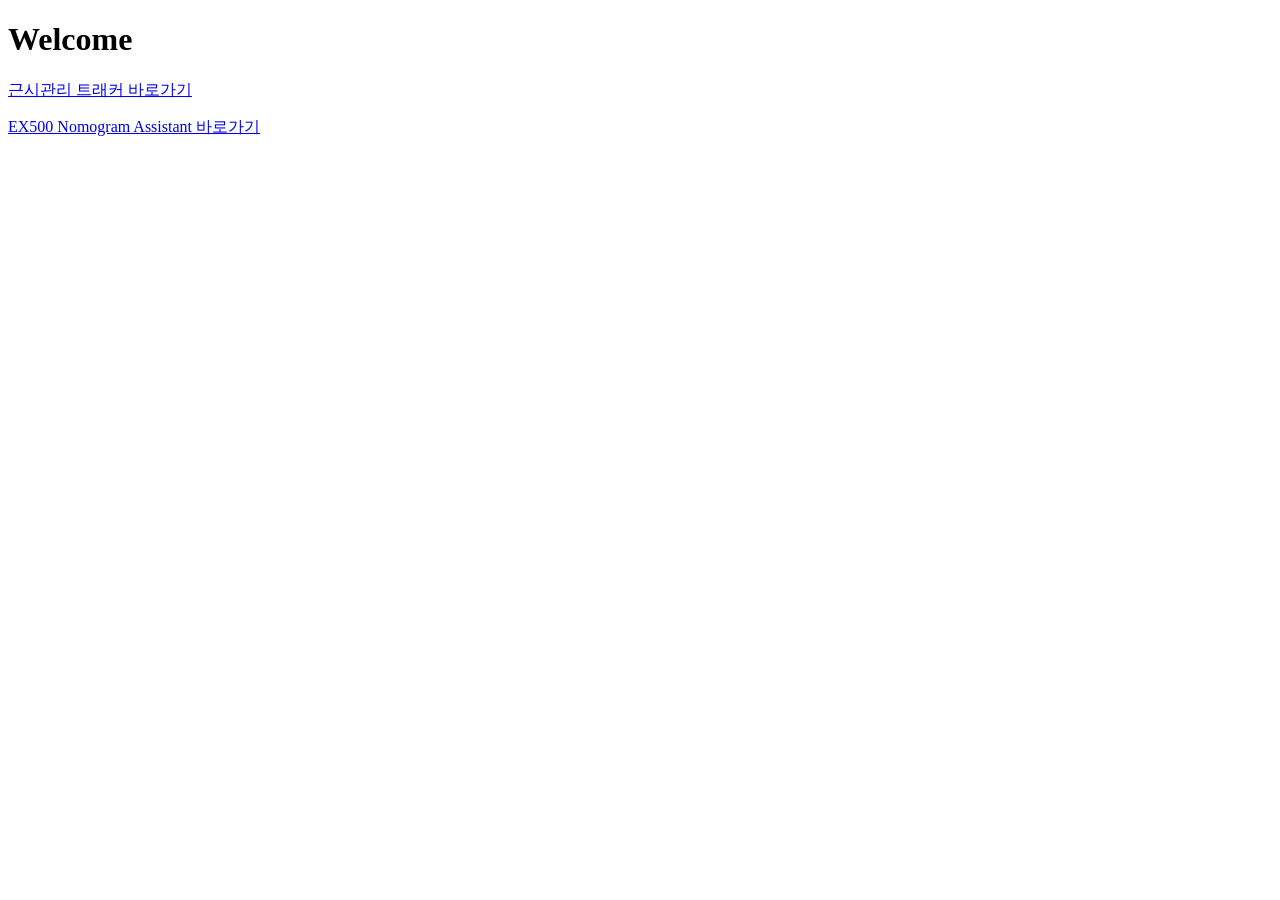
<file: index.html>
<!DOCTYPE html>
<html lang="ko">
<head>
    <meta charset="UTF-8">
    <meta name="viewport" content="width=device-width, initial-scale=1.0">
    <title>Totenhaft GitHub Pages</title>
    
    <!-- Google AdSense -->
    <script async src="https://pagead2.googlesyndication.com/pagead/js/adsbygoogle.js?client=ca-pub-4076027291883451"
     crossorigin="anonymous"></script>
</head>
<body>
    <h1>Welcome</h1>
    <p><a href="/myopia_tracker/">근시관리 트래커 바로가기</a></p>
    <p><a href="/nomogram/">EX500 Nomogram Assistant 바로가기</a></p>
</body>
</html>
</file>
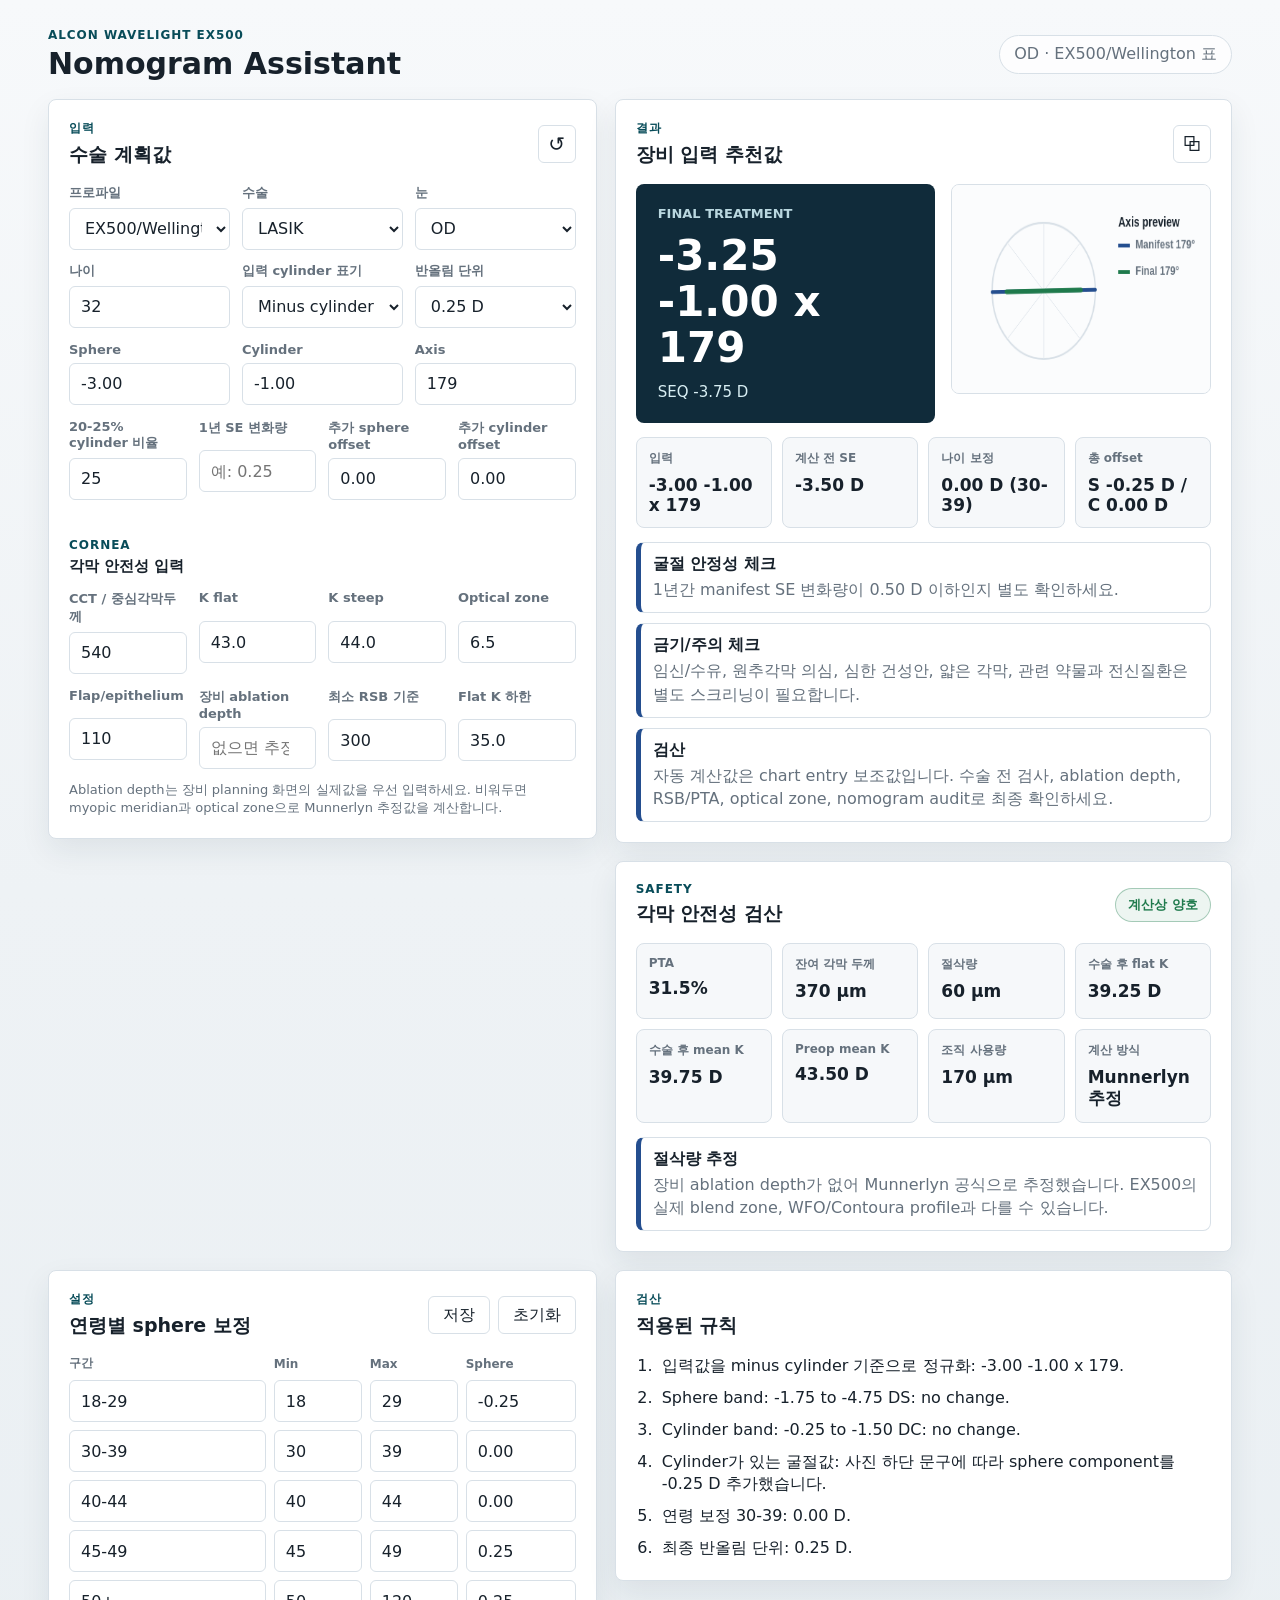
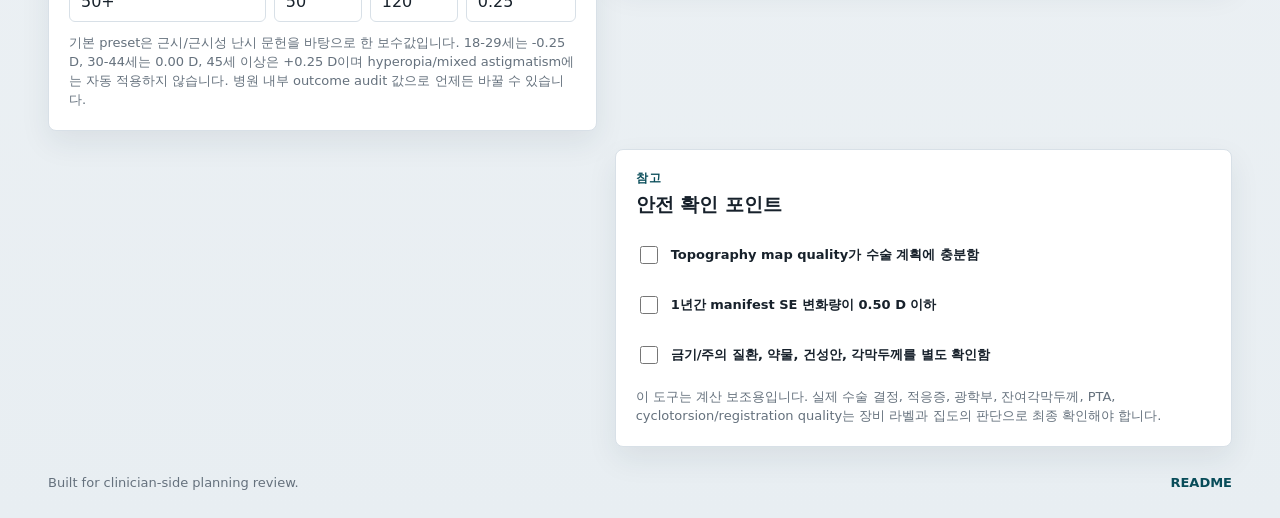
<file: nomogram/index.html>
<!doctype html>
<html lang="ko">
<head>
  <meta charset="utf-8">
  <meta name="viewport" content="width=device-width, initial-scale=1">
  <title>EX500 Nomogram Assistant</title>
  <link rel="stylesheet" href="styles.css">
</head>
<body>
  <header class="app-header">
    <div>
      <p class="eyebrow">Alcon WaveLight EX500</p>
      <h1>Nomogram Assistant</h1>
    </div>
    <div class="header-status" id="headerStatus">Ready</div>
  </header>

  <main class="app-shell">
    <section class="panel input-panel" aria-labelledby="inputTitle">
      <div class="section-heading">
        <div>
          <p class="eyebrow">입력</p>
          <h2 id="inputTitle">수술 계획값</h2>
        </div>
        <button class="icon-button" id="sampleButton" type="button" title="예시값 입력" aria-label="예시값 입력">
          <span aria-hidden="true">↺</span>
        </button>
      </div>

      <div class="form-grid">
        <label>
          <span>프로파일</span>
          <select id="profile">
            <option value="wellington">EX500/Wellington 표</option>
            <option value="percentage">20-25% cylinder 표</option>
            <option value="contoura">Contoura Vision modified</option>
          </select>
        </label>

        <label>
          <span>수술</span>
          <select id="procedure">
            <option value="lasik">LASIK</option>
            <option value="lasek">LASEK/PRK</option>
          </select>
        </label>

        <label>
          <span>눈</span>
          <select id="eye">
            <option value="OD">OD</option>
            <option value="OS">OS</option>
          </select>
        </label>

        <label>
          <span>나이</span>
          <input id="age" type="number" min="0" max="120" step="1" value="32">
        </label>

        <label>
          <span>입력 cylinder 표기</span>
          <select id="cylinderConvention">
            <option value="minus">Minus cylinder</option>
            <option value="plus">Plus cylinder</option>
          </select>
        </label>

        <label>
          <span>반올림 단위</span>
          <select id="rounding">
            <option value="0.25">0.25 D</option>
            <option value="0.01">0.01 D</option>
            <option value="none">반올림 없음</option>
          </select>
        </label>
      </div>

      <div class="refraction-grid">
        <label>
          <span>Sphere</span>
          <input id="sphere" type="number" step="0.25" value="-3.00">
        </label>
        <label>
          <span>Cylinder</span>
          <input id="cylinder" type="number" step="0.25" value="-1.00">
        </label>
        <label>
          <span>Axis</span>
          <input id="axis" type="number" min="0" max="180" step="1" value="179">
        </label>
      </div>

      <div class="contoura-fields" id="contouraFields">
        <div class="section-heading compact">
          <div>
            <p class="eyebrow">Contoura</p>
            <h3>Topolyzer measured 값</h3>
          </div>
        </div>
        <div class="refraction-grid">
          <label>
            <span>Measured cylinder</span>
            <input id="measuredCylinder" type="number" step="0.25" value="-2.00">
          </label>
          <label>
            <span>Measured axis</span>
            <input id="measuredAxis" type="number" min="0" max="180" step="1" value="179">
          </label>
          <label class="toggle-row">
            <input id="applySphereNomogram" type="checkbox" checked>
            <span>Modified sphere에 개인 sphere-only nomogram 적용</span>
          </label>
        </div>
      </div>

      <div class="form-grid tight">
        <label>
          <span>20-25% cylinder 비율</span>
          <input id="percentReduction" type="number" min="20" max="25" step="1" value="25">
        </label>

        <label>
          <span>1년 SE 변화량</span>
          <input id="seShift" type="number" min="0" step="0.25" placeholder="예: 0.25">
        </label>

        <label>
          <span>추가 sphere offset</span>
          <input id="manualSphereOffset" type="number" step="0.25" value="0.00">
        </label>

        <label>
          <span>추가 cylinder offset</span>
          <input id="manualCylinderOffset" type="number" step="0.25" value="0.00">
        </label>
      </div>

      <div class="safety-inputs">
        <div class="section-heading compact">
          <div>
            <p class="eyebrow">Cornea</p>
            <h3>각막 안전성 입력</h3>
          </div>
        </div>
        <div class="form-grid tight">
          <label>
            <span>CCT / 중심각막두께</span>
            <input id="centralCornealThickness" type="number" min="300" max="700" step="1" value="540">
          </label>
          <label>
            <span>K flat</span>
            <input id="kFlat" type="number" min="30" max="60" step="0.1" value="43.0">
          </label>
          <label>
            <span>K steep</span>
            <input id="kSteep" type="number" min="30" max="60" step="0.1" value="44.0">
          </label>
          <label>
            <span>Optical zone</span>
            <input id="opticalZone" type="number" min="4.5" max="7.5" step="0.1" value="6.5">
          </label>
        </div>
        <div class="form-grid tight">
          <label>
            <span>Flap/epithelium</span>
            <input id="lamellarThickness" type="number" min="0" max="180" step="1" value="110">
          </label>
          <label>
            <span>장비 ablation depth</span>
            <input id="plannedAblationDepth" type="number" min="0" max="250" step="1" placeholder="없으면 추정">
          </label>
          <label>
            <span>최소 RSB 기준</span>
            <input id="minimumRsb" type="number" min="250" max="350" step="1" value="300">
          </label>
          <label>
            <span>Flat K 하한</span>
            <input id="minimumFlatK" type="number" min="32" max="40" step="0.1" value="35.0">
          </label>
        </div>
        <p class="helper-text">Ablation depth는 장비 planning 화면의 실제값을 우선 입력하세요. 비워두면 myopic meridian과 optical zone으로 Munnerlyn 추정값을 계산합니다.</p>
      </div>
    </section>

    <section class="panel result-panel" aria-labelledby="resultTitle">
      <div class="section-heading">
        <div>
          <p class="eyebrow">결과</p>
          <h2 id="resultTitle">장비 입력 추천값</h2>
        </div>
        <button class="icon-button" id="copyButton" type="button" title="결과 복사" aria-label="결과 복사">
          <span aria-hidden="true">⧉</span>
        </button>
      </div>

      <div class="result-main">
        <div class="rx-card">
          <div class="rx-label">Final treatment</div>
          <div class="rx-line" id="finalRx">-2.75 -1.50 x 179</div>
          <div class="rx-meta" id="finalMeta">SEQ -3.50 D</div>
        </div>
        <canvas id="axisCanvas" width="360" height="220" aria-label="Axis preview"></canvas>
      </div>

      <div class="summary-grid">
        <div>
          <span>입력</span>
          <strong id="manifestRx">-3.00 -1.00 x 179</strong>
        </div>
        <div>
          <span>계산 전 SE</span>
          <strong id="manifestSeq">-3.50 D</strong>
        </div>
        <div>
          <span>나이 보정</span>
          <strong id="ageAdjustment">0.00 D</strong>
        </div>
        <div>
          <span>총 offset</span>
          <strong id="totalOffset">S 0.00 / C 0.00</strong>
        </div>
      </div>

      <div id="contouraSummary" class="sub-result"></div>

      <div class="notice-list" id="notices"></div>
    </section>

    <section class="panel safety-panel" aria-labelledby="safetyTitle">
      <div class="section-heading">
        <div>
          <p class="eyebrow">Safety</p>
          <h2 id="safetyTitle">각막 안전성 검산</h2>
        </div>
        <div class="status-pill" id="safetyStatus">계산 대기</div>
      </div>
      <div class="safety-grid">
        <div>
          <span>PTA</span>
          <strong id="ptaValue">-</strong>
        </div>
        <div>
          <span>잔여 각막 두께</span>
          <strong id="rsbValue">-</strong>
        </div>
        <div>
          <span>절삭량</span>
          <strong id="ablationValue">-</strong>
        </div>
        <div>
          <span>수술 후 flat K</span>
          <strong id="postFlatKValue">-</strong>
        </div>
      </div>
      <div class="safety-grid secondary">
        <div>
          <span>수술 후 mean K</span>
          <strong id="postMeanKValue">-</strong>
        </div>
        <div>
          <span>Preop mean K</span>
          <strong id="preMeanKValue">-</strong>
        </div>
        <div>
          <span>조직 사용량</span>
          <strong id="tissueUsedValue">-</strong>
        </div>
        <div>
          <span>계산 방식</span>
          <strong id="ablationSourceValue">-</strong>
        </div>
      </div>
      <div class="notice-list" id="safetyNotices"></div>
    </section>

    <section class="panel age-panel" aria-labelledby="ageTitle">
      <div class="section-heading">
        <div>
          <p class="eyebrow">설정</p>
          <h2 id="ageTitle">연령별 sphere 보정</h2>
        </div>
        <div class="button-row">
          <button id="saveAgeTable" type="button">저장</button>
          <button id="resetAgeTable" type="button">초기화</button>
        </div>
      </div>
      <div class="age-table" id="ageTable"></div>
      <p class="helper-text">기본 preset은 근시/근시성 난시 문헌을 바탕으로 한 보수값입니다. 18-29세는 -0.25 D, 30-44세는 0.00 D, 45세 이상은 +0.25 D이며 hyperopia/mixed astigmatism에는 자동 적용하지 않습니다. 병원 내부 outcome audit 값으로 언제든 바꿀 수 있습니다.</p>
    </section>

    <section class="panel trace-panel" aria-labelledby="traceTitle">
      <div class="section-heading">
        <div>
          <p class="eyebrow">검산</p>
          <h2 id="traceTitle">적용된 규칙</h2>
        </div>
      </div>
      <ol id="traceList" class="trace-list"></ol>
    </section>

    <section class="panel reference-panel" aria-labelledby="referenceTitle">
      <div class="section-heading">
        <div>
          <p class="eyebrow">참고</p>
          <h2 id="referenceTitle">안전 확인 포인트</h2>
        </div>
      </div>
      <div class="check-grid">
        <label class="toggle-row">
          <input type="checkbox" id="topographyQuality">
          <span>Topography map quality가 수술 계획에 충분함</span>
        </label>
        <label class="toggle-row">
          <input type="checkbox" id="stableRefraction">
          <span>1년간 manifest SE 변화량이 0.50 D 이하</span>
        </label>
        <label class="toggle-row">
          <input type="checkbox" id="screenedContra">
          <span>금기/주의 질환, 약물, 건성안, 각막두께를 별도 확인함</span>
        </label>
      </div>
      <p class="helper-text">이 도구는 계산 보조용입니다. 실제 수술 결정, 적응증, 광학부, 잔여각막두께, PTA, cyclotorsion/registration quality는 장비 라벨과 집도의 판단으로 최종 확인해야 합니다.</p>
    </section>
  </main>

  <footer class="app-footer">
    <span>Built for clinician-side planning review.</span>
    <a href="README.md">README</a>
  </footer>

  <script src="app.js"></script>
</body>
</html>
</file>
<file: nomogram/styles.css>
:root {
  color-scheme: light;
  --bg: #eef2f5;
  --surface: #ffffff;
  --surface-soft: #f6f8fa;
  --text: #17212b;
  --muted: #65717d;
  --line: #d8e0e7;
  --accent: #0c6b7c;
  --accent-strong: #084c59;
  --green: #1f7a4c;
  --amber: #9b6400;
  --red: #a33b35;
  --blue: #244e8f;
  --shadow: 0 12px 30px rgba(31, 50, 66, 0.08);
  font-family: Inter, ui-sans-serif, system-ui, -apple-system, BlinkMacSystemFont, "Segoe UI", sans-serif;
}

* {
  box-sizing: border-box;
}

body {
  margin: 0;
  min-height: 100vh;
  color: var(--text);
  background: linear-gradient(180deg, #f7f9fb 0%, var(--bg) 42%, #e8eef2 100%);
}

button,
input,
select {
  font: inherit;
}

button {
  border: 1px solid var(--line);
  border-radius: 6px;
  background: var(--surface);
  color: var(--text);
  min-height: 38px;
  padding: 0 14px;
  cursor: pointer;
}

button:hover {
  border-color: var(--accent);
}

.app-header {
  display: flex;
  align-items: center;
  justify-content: space-between;
  gap: 24px;
  padding: 28px clamp(18px, 4vw, 48px) 18px;
  max-width: 1480px;
  margin: 0 auto;
}

.app-header h1,
.panel h2,
.panel h3 {
  margin: 0;
  letter-spacing: 0;
}

.app-header h1 {
  font-size: 30px;
  line-height: 1.12;
}

.eyebrow {
  margin: 0 0 5px;
  color: var(--accent-strong);
  font-size: 12px;
  font-weight: 700;
  letter-spacing: 0.08em;
  text-transform: uppercase;
}

.header-status {
  color: var(--muted);
  background: rgba(255, 255, 255, 0.78);
  border: 1px solid var(--line);
  border-radius: 999px;
  padding: 8px 14px;
  white-space: nowrap;
}

.app-shell {
  display: grid;
  grid-template-columns: minmax(360px, 0.96fr) minmax(420px, 1.08fr);
  align-items: start;
  gap: 18px;
  max-width: 1480px;
  margin: 0 auto;
  padding: 0 clamp(18px, 4vw, 48px) 28px;
}

.panel {
  background: var(--surface);
  border: 1px solid var(--line);
  border-radius: 8px;
  box-shadow: var(--shadow);
  padding: 20px;
}

.input-panel,
.age-panel {
  grid-column: 1;
}

.result-panel,
.safety-panel,
.trace-panel,
.reference-panel {
  grid-column: 2;
}

.section-heading {
  display: flex;
  align-items: center;
  justify-content: space-between;
  gap: 14px;
  margin-bottom: 16px;
}

.section-heading.compact {
  margin-top: 18px;
  margin-bottom: 10px;
}

.section-heading h2 {
  font-size: 19px;
}

.section-heading h3 {
  font-size: 15px;
}

.icon-button {
  display: inline-grid;
  place-items: center;
  width: 38px;
  min-width: 38px;
  padding: 0;
  font-size: 20px;
}

.form-grid,
.refraction-grid {
  display: grid;
  gap: 12px;
}

.form-grid {
  grid-template-columns: repeat(3, minmax(0, 1fr));
}

.form-grid.tight {
  margin-top: 14px;
  grid-template-columns: repeat(4, minmax(0, 1fr));
}

.refraction-grid {
  grid-template-columns: repeat(3, minmax(0, 1fr));
  margin-top: 14px;
}

label {
  display: grid;
  gap: 6px;
  min-width: 0;
}

label > span {
  color: var(--muted);
  font-size: 13px;
  font-weight: 650;
}

input,
select {
  width: 100%;
  height: 42px;
  border: 1px solid var(--line);
  border-radius: 6px;
  background: var(--surface);
  color: var(--text);
  padding: 0 11px;
}

input:focus,
select:focus {
  outline: 2px solid rgba(12, 107, 124, 0.2);
  border-color: var(--accent);
}

.contoura-fields {
  display: none;
  margin-top: 16px;
  padding: 14px;
  border: 1px solid var(--line);
  border-radius: 8px;
  background: var(--surface-soft);
}

.contoura-fields.visible {
  display: block;
}

.toggle-row {
  display: flex;
  align-items: center;
  gap: 10px;
  min-height: 42px;
}

.toggle-row input[type="checkbox"] {
  width: 18px;
  height: 18px;
  flex: 0 0 auto;
}

.toggle-row span {
  color: var(--text);
  font-weight: 600;
  line-height: 1.35;
}

.result-main {
  display: grid;
  grid-template-columns: minmax(240px, 1fr) 260px;
  gap: 16px;
  align-items: stretch;
}

.rx-card {
  display: grid;
  align-content: center;
  min-height: 210px;
  padding: 22px;
  border-radius: 8px;
  background: #102b3a;
  color: #ffffff;
}

.rx-label {
  color: #b9d7df;
  font-size: 13px;
  font-weight: 700;
  text-transform: uppercase;
}

.rx-line {
  margin-top: 12px;
  font-size: clamp(26px, 4vw, 42px);
  font-weight: 760;
  line-height: 1.1;
  overflow-wrap: anywhere;
}

.rx-meta {
  margin-top: 12px;
  color: #d8eef3;
  font-size: 15px;
}

#axisCanvas {
  width: 100%;
  height: 210px;
  border: 1px solid var(--line);
  border-radius: 8px;
  background: #fbfcfd;
}

.summary-grid {
  display: grid;
  grid-template-columns: repeat(4, minmax(0, 1fr));
  gap: 10px;
  margin-top: 14px;
}

.summary-grid > div,
.safety-grid > div {
  min-height: 76px;
  border: 1px solid var(--line);
  border-radius: 8px;
  background: var(--surface-soft);
  padding: 12px;
}

.summary-grid span,
.safety-grid span {
  display: block;
  color: var(--muted);
  font-size: 12px;
  font-weight: 700;
}

.summary-grid strong,
.safety-grid strong {
  display: block;
  margin-top: 8px;
  font-size: 17px;
  overflow-wrap: anywhere;
}

.safety-inputs {
  margin-top: 18px;
  padding-top: 2px;
}

.safety-grid {
  display: grid;
  grid-template-columns: repeat(4, minmax(0, 1fr));
  gap: 10px;
}

.safety-grid.secondary {
  margin-top: 10px;
}

.status-pill {
  border: 1px solid var(--line);
  border-radius: 999px;
  padding: 7px 12px;
  color: var(--muted);
  background: var(--surface-soft);
  font-size: 13px;
  font-weight: 750;
  white-space: nowrap;
}

.status-pill.ok {
  color: var(--green);
  border-color: rgba(31, 122, 76, 0.35);
  background: rgba(31, 122, 76, 0.08);
}

.status-pill.warn {
  color: var(--amber);
  border-color: rgba(155, 100, 0, 0.35);
  background: rgba(155, 100, 0, 0.08);
}

.status-pill.danger {
  color: var(--red);
  border-color: rgba(163, 59, 53, 0.35);
  background: rgba(163, 59, 53, 0.08);
}

.sub-result {
  display: none;
  margin-top: 14px;
  border: 1px solid var(--line);
  border-radius: 8px;
  padding: 13px;
  background: #f4f7f8;
}

.sub-result.visible {
  display: block;
}

.sub-result strong {
  display: block;
  margin-bottom: 4px;
}

.notice-list {
  display: grid;
  gap: 10px;
  margin-top: 14px;
}

.notice {
  border: 1px solid var(--line);
  border-left-width: 5px;
  border-radius: 8px;
  padding: 11px 12px;
  background: #ffffff;
}

.notice.info {
  border-left-color: var(--blue);
}

.notice.warn {
  border-left-color: var(--amber);
}

.notice.danger {
  border-left-color: var(--red);
}

.notice strong {
  display: block;
  margin-bottom: 3px;
  font-weight: 850;
}

.notice p {
  margin: 0;
  color: var(--muted);
  line-height: 1.45;
}

.notice.warn strong,
.notice.danger strong {
  color: var(--red);
}

.age-table {
  display: grid;
  gap: 8px;
}

.age-row {
  display: grid;
  grid-template-columns: minmax(84px, 1fr) 88px 88px 110px;
  gap: 8px;
  align-items: center;
}

.age-row.header {
  color: var(--muted);
  font-size: 12px;
  font-weight: 800;
}

.button-row {
  display: flex;
  gap: 8px;
}

.helper-text {
  margin: 12px 0 0;
  color: var(--muted);
  font-size: 13px;
  line-height: 1.45;
}

.trace-list {
  display: grid;
  gap: 9px;
  margin: 0;
  padding-left: 22px;
}

.trace-list li {
  padding-left: 4px;
  line-height: 1.42;
}

.trace-list code {
  background: #eef4f6;
  border: 1px solid var(--line);
  border-radius: 5px;
  padding: 1px 5px;
}

.check-grid {
  display: grid;
  gap: 8px;
}

.app-footer {
  display: flex;
  justify-content: space-between;
  gap: 12px;
  max-width: 1480px;
  margin: 0 auto;
  padding: 0 clamp(18px, 4vw, 48px) 28px;
  color: var(--muted);
  font-size: 13px;
}

.app-footer a {
  color: var(--accent-strong);
  font-weight: 700;
  text-decoration: none;
}

@media (max-width: 1080px) {
  .app-shell {
    grid-template-columns: 1fr;
  }

  .input-panel,
  .age-panel,
  .result-panel,
  .safety-panel,
  .trace-panel,
  .reference-panel {
    grid-column: 1;
  }

  .result-panel {
    grid-row: 2;
  }
}

@media (max-width: 760px) {
  .app-header {
    align-items: flex-start;
    flex-direction: column;
  }

  .form-grid,
  .form-grid.tight,
  .refraction-grid,
  .result-main,
  .summary-grid,
  .safety-grid {
    grid-template-columns: 1fr;
  }

  .age-row {
    grid-template-columns: 1fr 74px 74px 96px;
  }

  .rx-card {
    min-height: 170px;
  }
}
</file>
